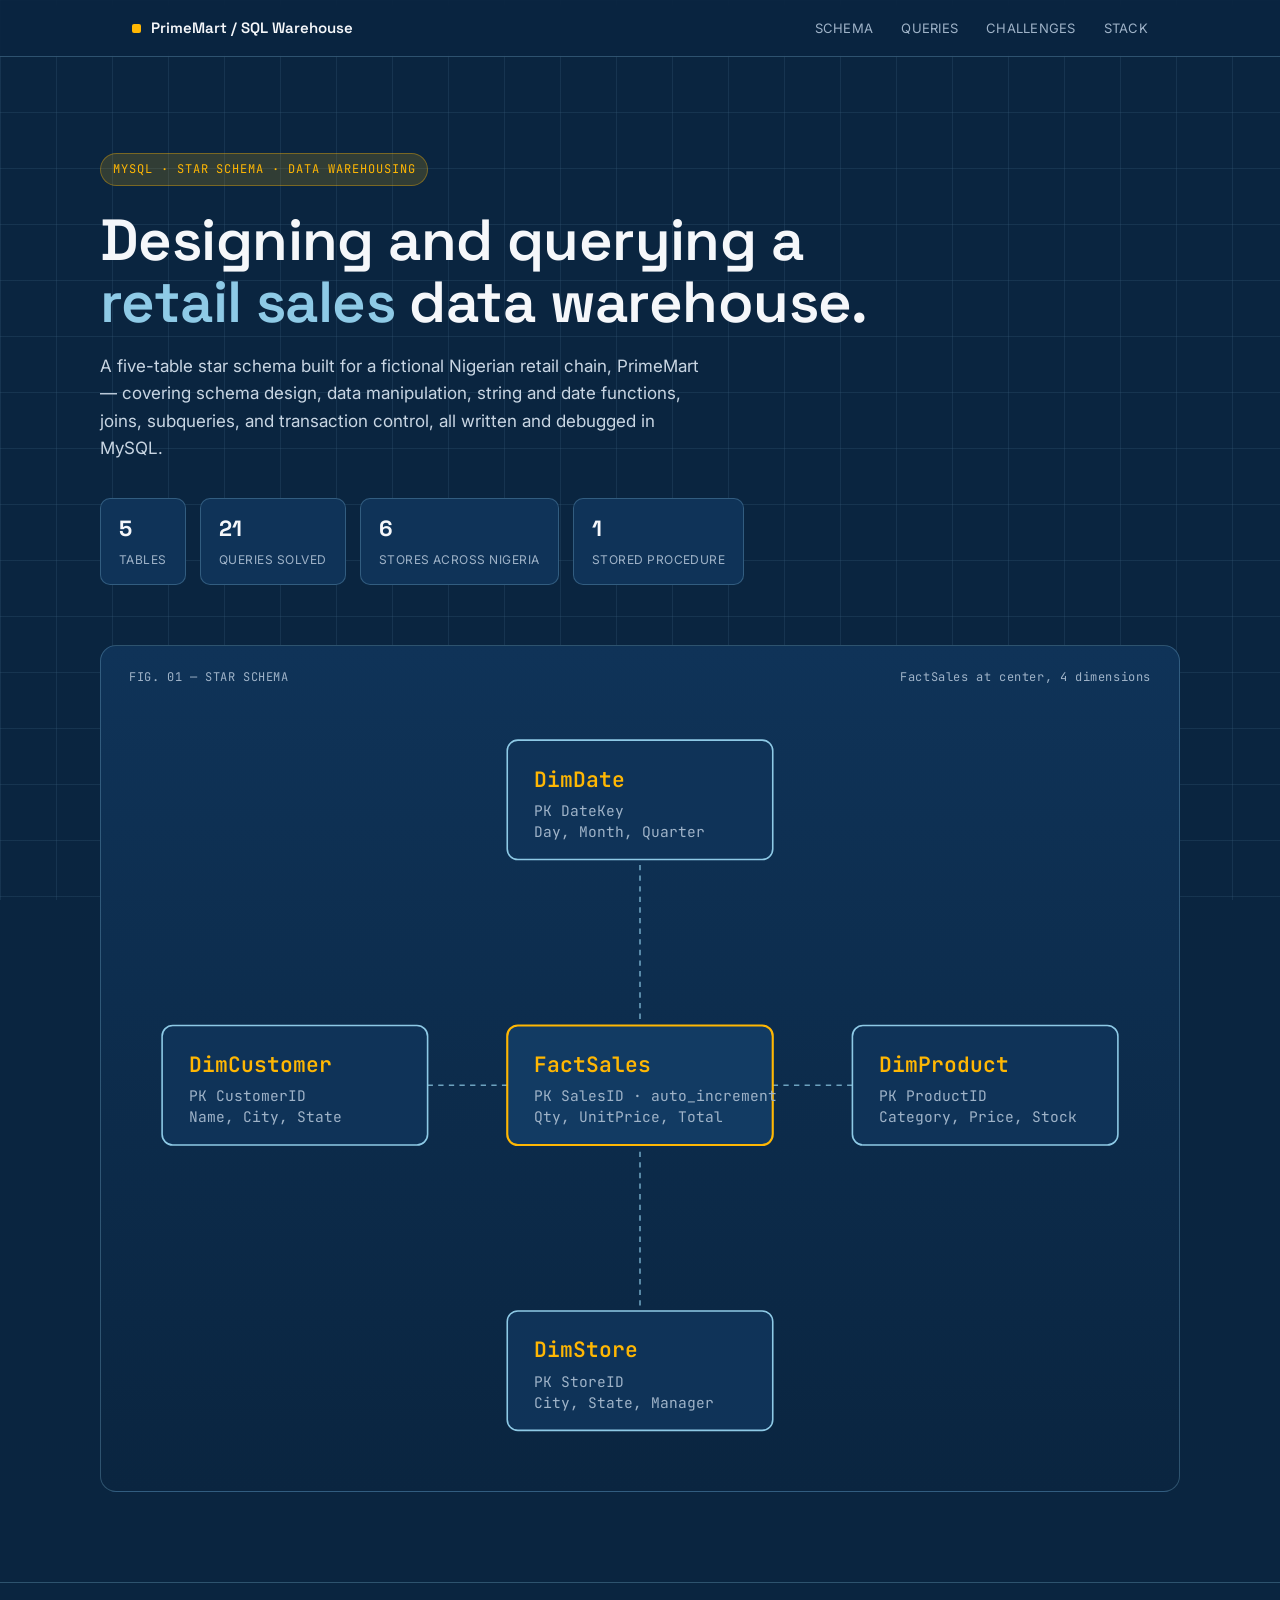
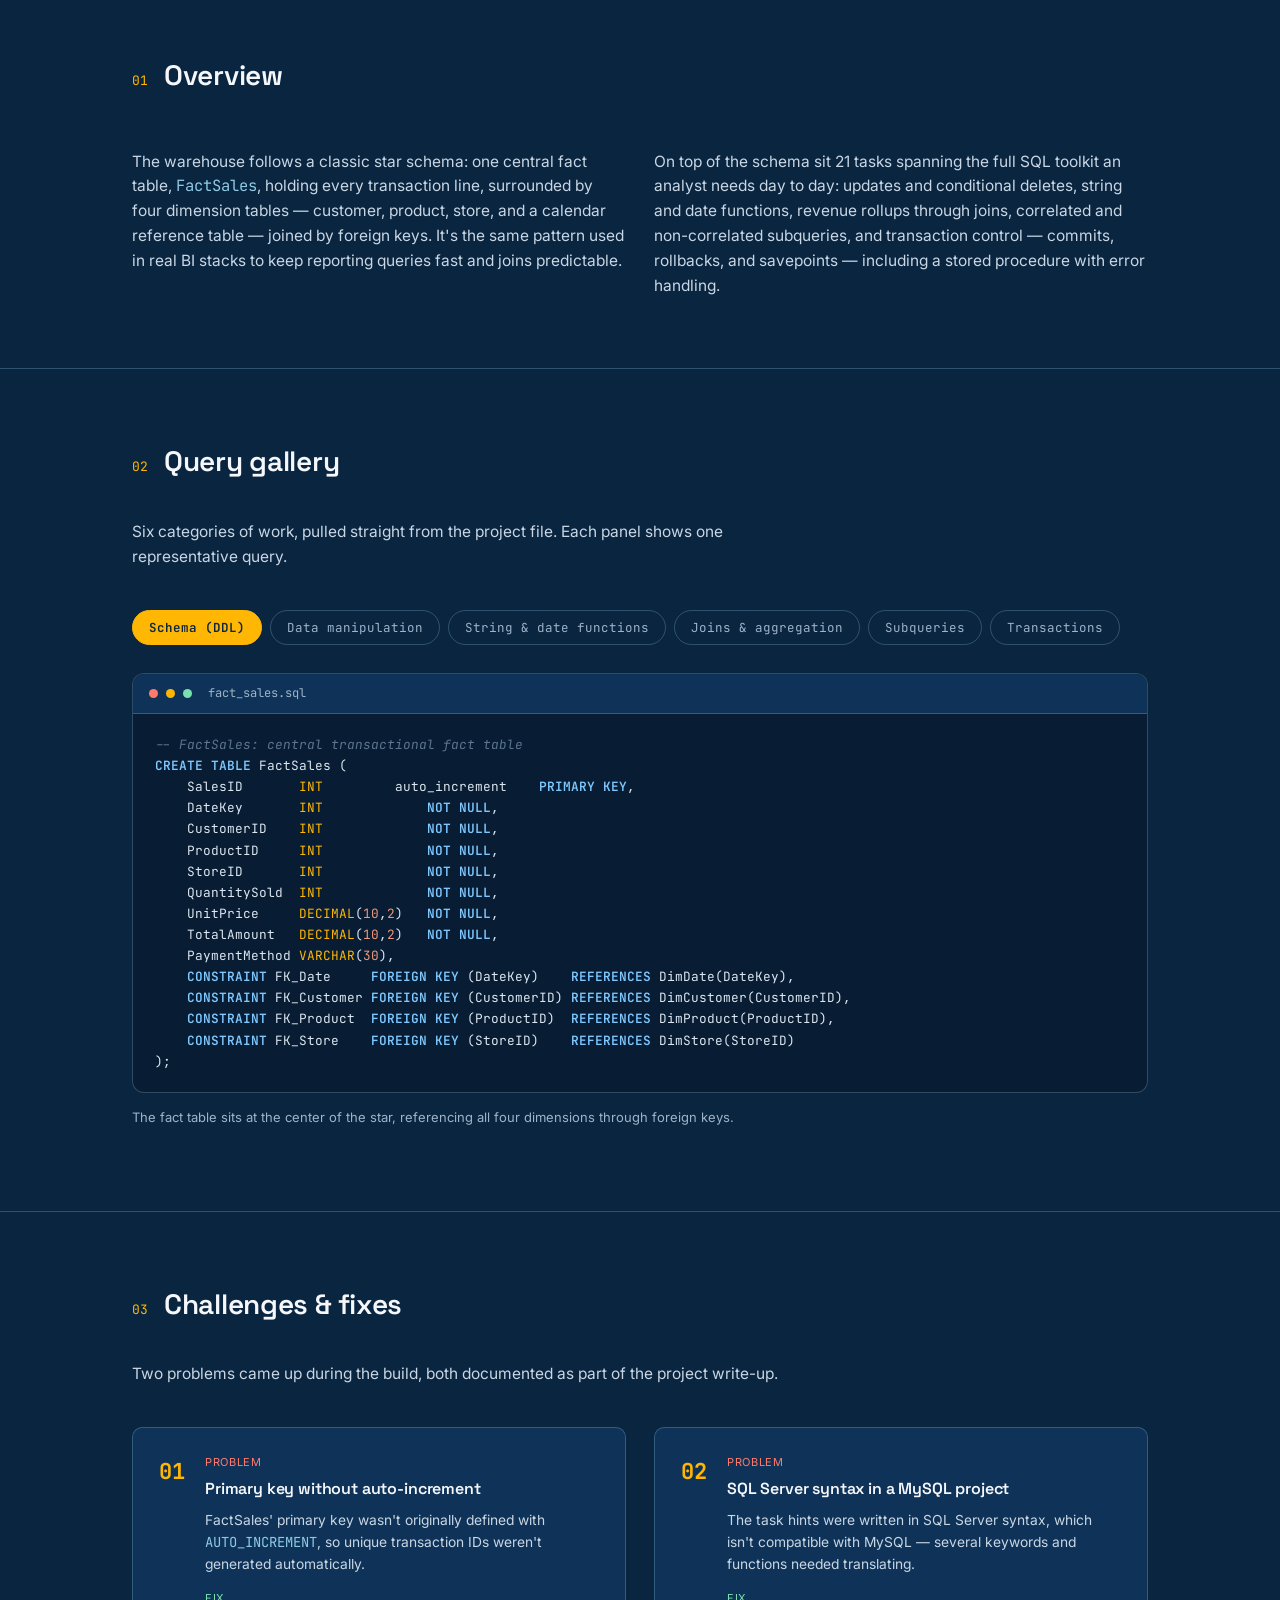
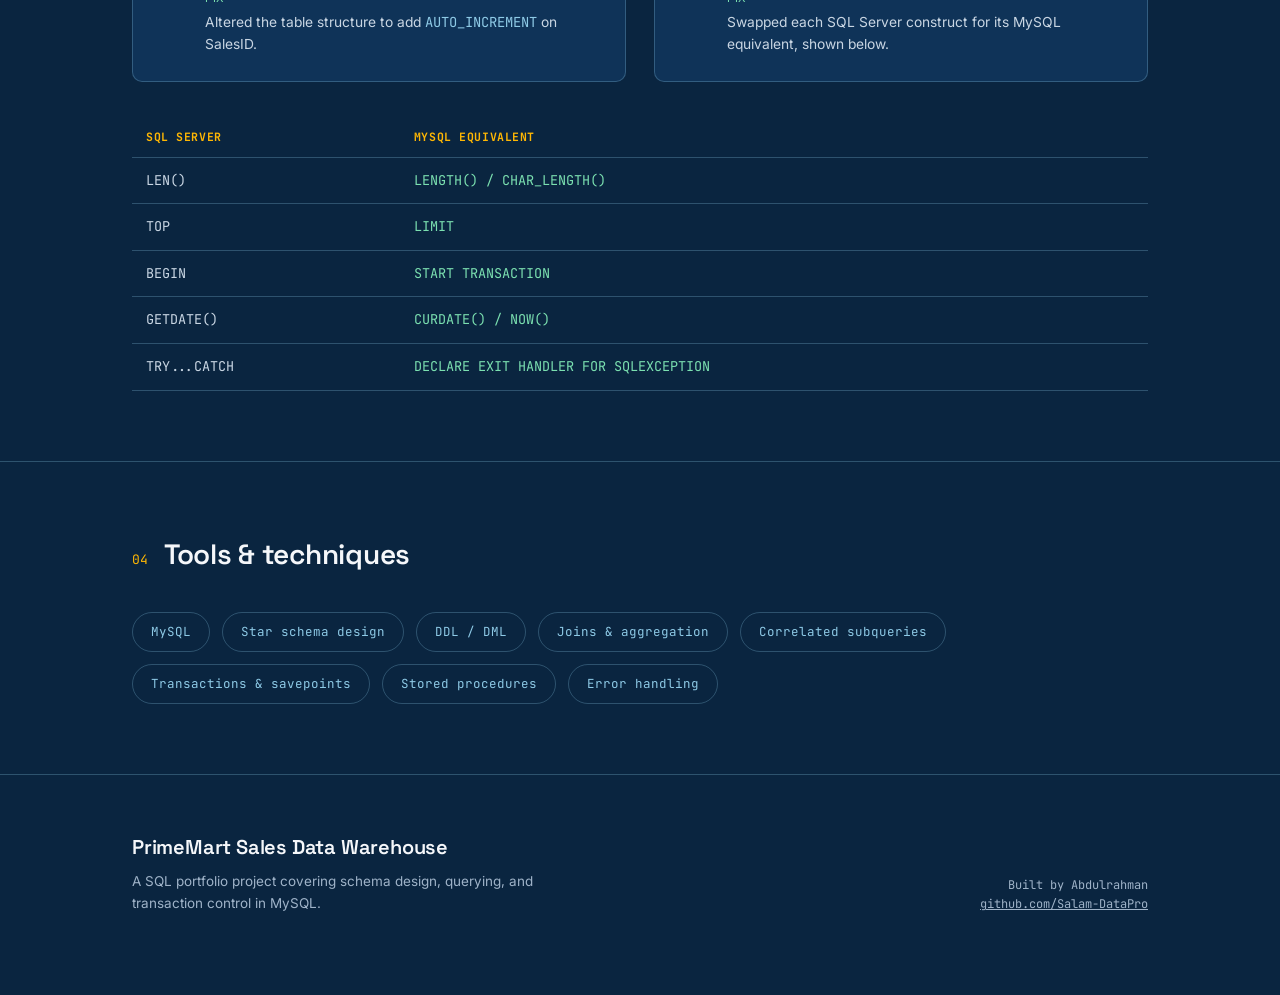
<file: project-sql-warehouse.html>
<!DOCTYPE html>
<html lang="en">
<head>
<meta charset="UTF-8">
<meta name="viewport" content="width=device-width, initial-scale=1.0">
<title>PrimeMart Sales Data Warehouse — SQL Project</title>
<link rel="preconnect" href="https://fonts.googleapis.com">
<link rel="preconnect" href="https://fonts.gstatic.com" crossorigin>
<link href="https://fonts.googleapis.com/css2?family=Space+Grotesk:wght@400;500;600;700&family=Inter:wght@400;500;600&family=JetBrains+Mono:wght@400;500;600&display=swap" rel="stylesheet">
<style>
  :root{
    --ink:#0A2540;
    --ink-2:#0F3358;
    --ink-3:#123B63;
    --line:#8ECAE6;
    --line-dim:rgba(142,202,230,0.28);
    --paper:#F5F7FA;
    --paper-dim:#C9D6E3;
    --amber:#FFB703;
    --amber-dim:rgba(255,183,3,0.16);
    --slate:#9FB3C8;
    --coral:#FF7A6B;
    --green:#7BE0B0;
    --radius:10px;
    --maxw:1080px;
  }
  *{box-sizing:border-box;}
  html{scroll-behavior:smooth;}
  body{
    margin:0;
    background:var(--ink);
    color:var(--paper);
    font-family:'Inter',sans-serif;
    line-height:1.6;
    -webkit-font-smoothing:antialiased;
  }
  body::before{
    content:"";
    position:fixed; inset:0;
    background-image:
      linear-gradient(var(--line-dim) 1px, transparent 1px),
      linear-gradient(90deg, var(--line-dim) 1px, transparent 1px);
    background-size:56px 56px;
    opacity:0.35;
    pointer-events:none;
    z-index:0;
  }
  .wrap{max-width:var(--maxw); margin:0 auto; padding:0 32px; position:relative; z-index:1;}
  h1,h2,h3{font-family:'Space Grotesk',sans-serif; font-weight:600; margin:0; letter-spacing:-0.01em;}
  code, .mono{font-family:'JetBrains Mono',monospace;}
  a{color:var(--amber);}

  /* NAV */
  header.nav{
    position:sticky; top:0; z-index:20;
    background:rgba(10,37,64,0.86);
    backdrop-filter:blur(8px);
    border-bottom:1px solid var(--line-dim);
  }
  .nav-inner{max-width:var(--maxw); margin:0 auto; padding:16px 32px; display:flex; align-items:center; justify-content:space-between;}
  .brand{display:flex; align-items:center; gap:10px; font-family:'Space Grotesk'; font-weight:600; font-size:15px; color:var(--paper);}
  .brand .dot{width:9px; height:9px; background:var(--amber); border-radius:2px; display:inline-block;}
  nav.links{display:flex; gap:28px;}
  nav.links a{color:var(--slate); text-decoration:none; font-size:13px; letter-spacing:0.02em; text-transform:uppercase;}
  nav.links a:hover{color:var(--amber);}
  @media (max-width:720px){ nav.links{display:none;} }

  /* HERO */
  .hero{padding:96px 0 40px;}
  .eyebrow{
    display:inline-flex; align-items:center; gap:8px;
    font-family:'JetBrains Mono'; font-size:12px; letter-spacing:0.08em;
    color:var(--amber); text-transform:uppercase;
    border:1px solid rgba(255,183,3,0.35); background:var(--amber-dim);
    padding:6px 12px; border-radius:100px; margin-bottom:24px;
  }
  .hero h1{font-size:clamp(36px,5.4vw,58px); line-height:1.06; max-width:820px;}
  .hero h1 em{font-style:normal; color:var(--line);}
  .hero p.sub{max-width:600px; color:var(--paper-dim); font-size:17px; margin-top:20px;}
  .stat-row{display:flex; gap:14px; flex-wrap:wrap; margin-top:36px;}
  .stat-chip{
    border:1px solid var(--line-dim); border-radius:var(--radius);
    padding:12px 18px; background:var(--ink-2);
  }
  .stat-chip .n{font-family:'Space Grotesk'; font-weight:700; font-size:22px; color:var(--paper); display:block;}
  .stat-chip .l{font-size:12px; color:var(--slate); text-transform:uppercase; letter-spacing:0.04em;}

  /* SCHEMA DIAGRAM */
  .schema-block{padding:20px 0 90px;}
  .schema-frame{
    border:1px solid var(--line-dim); border-radius:16px;
    background:linear-gradient(180deg, var(--ink-2), var(--ink));
    padding:8px; overflow:hidden;
  }
  .schema-caption{display:flex; justify-content:space-between; align-items:center; padding:14px 20px 0;}
  .schema-caption .tag{font-family:'JetBrains Mono'; font-size:12px; color:var(--slate); letter-spacing:0.05em;}
  svg.schema{width:100%; height:auto; display:block;}
  .tbl-name{font-family:'JetBrains Mono'; font-weight:600; fill:var(--amber); font-size:16px;}
  .tbl-sub{font-family:'JetBrains Mono'; fill:var(--slate); font-size:11px;}
  .tbl-rect{fill:var(--ink-2); stroke:var(--line); stroke-width:1.2;}
  .tbl-rect.fact{fill:var(--ink-3); stroke:var(--amber); stroke-width:1.6;}
  .rel-line{stroke:var(--line); stroke-width:1.2; stroke-dasharray:4 4; fill:none; opacity:0.75;}

  /* SECTIONS */
  section{padding:70px 0; border-top:1px solid var(--line-dim);}
  .section-head{display:flex; align-items:baseline; gap:16px; margin-bottom:36px;}
  .section-num{font-family:'JetBrains Mono'; color:var(--amber); font-size:13px;}
  .section-head h2{font-size:28px;}
  .lede{color:var(--paper-dim); max-width:680px; margin-bottom:40px; font-size:15.5px;}

  .grid-2{display:grid; grid-template-columns:1fr 1fr; gap:28px;}
  .grid-3{display:grid; grid-template-columns:repeat(3,1fr); gap:20px;}
  .grid-5{display:grid; grid-template-columns:repeat(5,1fr); gap:16px;}
  @media (max-width:900px){ .grid-2,.grid-3,.grid-5{grid-template-columns:1fr;} }

  .card{
    border:1px solid var(--line-dim); border-radius:var(--radius);
    background:var(--ink-2); padding:22px;
  }
  .card h3{font-size:15px; color:var(--paper); margin-bottom:6px;}
  .card p{color:var(--slate); font-size:13.5px; margin:0;}
  .table-card{padding:18px;}
  .table-card .th{display:flex; justify-content:space-between; align-items:center; margin-bottom:10px;}
  .table-card .th .mono{font-size:13.5px; color:var(--amber); font-weight:600;}
  .table-card .pk{font-size:10.5px; color:var(--ink); background:var(--line); padding:2px 6px; border-radius:4px; letter-spacing:0.04em;}
  .table-card ul{list-style:none; margin:0; padding:0;}
  .table-card li{font-family:'JetBrains Mono'; font-size:11.5px; color:var(--paper-dim); padding:3px 0; border-top:1px dashed var(--line-dim);}
  .table-card li:first-child{border-top:none;}

  /* QUERY GALLERY */
  .qtabs{display:flex; gap:8px; flex-wrap:wrap; margin-bottom:28px;}
  .qtab{
    font-family:'JetBrains Mono'; font-size:12.5px; color:var(--slate);
    border:1px solid var(--line-dim); border-radius:100px; padding:8px 16px;
    cursor:pointer; background:transparent; transition:all .15s ease;
  }
  .qtab.active{color:var(--ink); background:var(--amber); border-color:var(--amber); font-weight:600;}
  .qpanel{display:none;}
  .qpanel.active{display:block;}
  .console{
    border:1px solid var(--line-dim); border-radius:12px; overflow:hidden;
    background:#081d33;
  }
  .console-bar{display:flex; align-items:center; gap:8px; padding:10px 16px; border-bottom:1px solid var(--line-dim); background:var(--ink-2);}
  .console-bar .dot{width:9px; height:9px; border-radius:50%;}
  .console-bar .dot:nth-child(1){background:#FF7A6B;}
  .console-bar .dot:nth-child(2){background:#FFB703;}
  .console-bar .dot:nth-child(3){background:#7BE0B0;}
  .console-bar .fname{margin-left:8px; font-family:'JetBrains Mono'; font-size:12px; color:var(--slate);}
  pre.sql{margin:0; padding:20px 22px; overflow-x:auto; font-family:'JetBrains Mono'; font-size:12.8px; line-height:1.65; color:#DCE6F0;}
  .kw{color:#7EC8FF; font-weight:600;}
  .fn{color:#FFB703;}
  .str{color:#7BE0B0;}
  .cm{color:#5B7590; font-style:italic;}
  .num{color:#F0997B;}
  .q-note{color:var(--slate); font-size:13px; margin-top:14px; max-width:640px;}

  /* CHALLENGES */
  .challenge-card{border:1px solid var(--line-dim); border-radius:var(--radius); background:var(--ink-2); padding:26px; display:flex; gap:20px;}
  .challenge-card .idx{font-family:'JetBrains Mono'; color:var(--amber); font-size:22px; font-weight:700; flex-shrink:0;}
  .challenge-card h3{font-size:16px; margin-bottom:8px;}
  .challenge-card .label{font-size:11px; text-transform:uppercase; letter-spacing:0.06em; color:var(--coral); margin-bottom:4px;}
  .challenge-card .label.fix{color:var(--green);}
  .challenge-card p{color:var(--paper-dim); font-size:13.8px; margin:0 0 14px;}

  table.compat{width:100%; border-collapse:collapse; margin-top:36px; font-size:13.5px;}
  table.compat th{text-align:left; font-family:'JetBrains Mono'; color:var(--amber); font-size:11.5px; text-transform:uppercase; letter-spacing:0.05em; padding:10px 14px; border-bottom:1px solid var(--line-dim);}
  table.compat td{padding:12px 14px; border-bottom:1px solid var(--line-dim); font-family:'JetBrains Mono'; color:var(--paper-dim);}
  table.compat td.mysql{color:var(--green);}

  /* STACK */
  .stack-row{display:flex; gap:12px; flex-wrap:wrap;}
  .stack-pill{border:1px solid var(--line-dim); border-radius:100px; padding:9px 18px; font-family:'JetBrains Mono'; font-size:12.5px; color:var(--line);}

  footer{padding:56px 0 80px; border-top:1px solid var(--line-dim);}
  footer .foot-row{display:flex; justify-content:space-between; align-items:flex-end; flex-wrap:wrap; gap:24px;}
  footer h3{font-size:20px; margin-bottom:8px;}
  footer p{color:var(--slate); font-size:13.5px; margin:0; max-width:420px;}
  footer .meta{font-family:'JetBrains Mono'; font-size:12px; color:var(--slate); text-align:right;}

  .reveal{opacity:0; transform:translateY(14px); transition:opacity .6s ease, transform .6s ease;}
  .reveal.in{opacity:1; transform:translateY(0);}
  @media (prefers-reduced-motion: reduce){
    .reveal{opacity:1; transform:none; transition:none;}
    html{scroll-behavior:auto;}
  }
  ::selection{background:var(--amber); color:var(--ink);}
</style>
</head>
<body>

<header class="nav">
  <div class="nav-inner">
    <div class="brand"><span class="dot"></span>PrimeMart / SQL Warehouse</div>
    <nav class="links">
      <a href="#schema">Schema</a>
      <a href="#queries">Queries</a>
      <a href="#challenges">Challenges</a>
      <a href="#stack">Stack</a>
    </nav>
  </div>
</header>

<div class="wrap hero">
  <span class="eyebrow">MySQL &middot; Star Schema &middot; Data Warehousing</span>
  <h1>Designing and querying a<br><em>retail sales</em> data warehouse.</h1>
  <p class="sub">A five-table star schema built for a fictional Nigerian retail chain, PrimeMart — covering schema design, data manipulation, string and date functions, joins, subqueries, and transaction control, all written and debugged in MySQL.</p>
  <div class="stat-row">
    <div class="stat-chip"><span class="n">5</span><span class="l">Tables</span></div>
    <div class="stat-chip"><span class="n">21</span><span class="l">Queries solved</span></div>
    <div class="stat-chip"><span class="n">6</span><span class="l">Stores across Nigeria</span></div>
    <div class="stat-chip"><span class="n">1</span><span class="l">Stored procedure</span></div>
  </div>
</div>

<div class="wrap schema-block">
  <div class="schema-frame reveal" id="schema">
    <div class="schema-caption">
      <span class="tag">FIG. 01 — STAR SCHEMA</span>
      <span class="tag">FactSales at center, 4 dimensions</span>
    </div>
    <svg class="schema" viewBox="0 0 800 600" xmlns="http://www.w3.org/2000/svg">
      <line class="rel-line" x1="400" y1="250" x2="400" y2="130"/>
      <line class="rel-line" x1="300" y1="300" x2="180" y2="300"/>
      <line class="rel-line" x1="500" y1="300" x2="620" y2="300"/>
      <line class="rel-line" x1="400" y1="350" x2="400" y2="470"/>

      <rect class="tbl-rect" x="40" y="255" width="200" height="90" rx="8"/>
      <text class="tbl-name" x="60" y="290">DimCustomer</text>
      <text class="tbl-sub" x="60" y="312">PK CustomerID</text>
      <text class="tbl-sub" x="60" y="328">Name, City, State</text>

      <rect class="tbl-rect" x="300" y="40" width="200" height="90" rx="8"/>
      <text class="tbl-name" x="320" y="75">DimDate</text>
      <text class="tbl-sub" x="320" y="97">PK DateKey</text>
      <text class="tbl-sub" x="320" y="113">Day, Month, Quarter</text>

      <rect class="tbl-rect" x="560" y="255" width="200" height="90" rx="8"/>
      <text class="tbl-name" x="580" y="290">DimProduct</text>
      <text class="tbl-sub" x="580" y="312">PK ProductID</text>
      <text class="tbl-sub" x="580" y="328">Category, Price, Stock</text>

      <rect class="tbl-rect" x="300" y="470" width="200" height="90" rx="8"/>
      <text class="tbl-name" x="320" y="505">DimStore</text>
      <text class="tbl-sub" x="320" y="527">PK StoreID</text>
      <text class="tbl-sub" x="320" y="543">City, State, Manager</text>

      <rect class="tbl-rect fact" x="300" y="255" width="200" height="90" rx="8"/>
      <text class="tbl-name" x="320" y="290">FactSales</text>
      <text class="tbl-sub" x="320" y="312">PK SalesID &middot; auto_increment</text>
      <text class="tbl-sub" x="320" y="328">Qty, UnitPrice, Total</text>
    </svg>
  </div>
</div>

<section id="overview">
  <div class="wrap">
    <div class="section-head"><span class="section-num">01</span><h2>Overview</h2></div>
    <div class="grid-2">
      <p class="lede" style="margin-bottom:0;">The warehouse follows a classic star schema: one central fact table, <span class="mono" style="color:var(--line)">FactSales</span>, holding every transaction line, surrounded by four dimension tables — customer, product, store, and a calendar reference table — joined by foreign keys. It's the same pattern used in real BI stacks to keep reporting queries fast and joins predictable.</p>
      <p class="lede" style="margin-bottom:0;">On top of the schema sit 21 tasks spanning the full SQL toolkit an analyst needs day to day: updates and conditional deletes, string and date functions, revenue rollups through joins, correlated and non-correlated subqueries, and transaction control — commits, rollbacks, and savepoints — including a stored procedure with error handling.</p>
    </div>
  </div>
</section>

<section id="queries">
  <div class="wrap">
    <div class="section-head"><span class="section-num">02</span><h2>Query gallery</h2></div>
    <p class="lede">Six categories of work, pulled straight from the project file. Each panel shows one representative query.</p>

    <div class="qtabs">
      <button class="qtab active" data-tab="ddl">Schema (DDL)</button>
      <button class="qtab" data-tab="dml">Data manipulation</button>
      <button class="qtab" data-tab="func">String &amp; date functions</button>
      <button class="qtab" data-tab="join">Joins &amp; aggregation</button>
      <button class="qtab" data-tab="sub">Subqueries</button>
      <button class="qtab" data-tab="txn">Transactions</button>
    </div>

    <div class="qpanel active" data-panel="ddl">
      <div class="console"><div class="console-bar"><span class="dot"></span><span class="dot"></span><span class="dot"></span><span class="fname">fact_sales.sql</span></div>
      <pre class="sql"><span class="cm">-- FactSales: central transactional fact table</span>
<span class="kw">CREATE TABLE</span> FactSales (
    SalesID       <span class="fn">INT</span>         auto_increment    <span class="kw">PRIMARY KEY</span>,
    DateKey       <span class="fn">INT</span>             <span class="kw">NOT NULL</span>,
    CustomerID    <span class="fn">INT</span>             <span class="kw">NOT NULL</span>,
    ProductID     <span class="fn">INT</span>             <span class="kw">NOT NULL</span>,
    StoreID       <span class="fn">INT</span>             <span class="kw">NOT NULL</span>,
    QuantitySold  <span class="fn">INT</span>             <span class="kw">NOT NULL</span>,
    UnitPrice     <span class="fn">DECIMAL</span>(<span class="num">10</span>,<span class="num">2</span>)   <span class="kw">NOT NULL</span>,
    TotalAmount   <span class="fn">DECIMAL</span>(<span class="num">10</span>,<span class="num">2</span>)   <span class="kw">NOT NULL</span>,
    PaymentMethod <span class="fn">VARCHAR</span>(<span class="num">30</span>),
    <span class="kw">CONSTRAINT</span> FK_Date     <span class="kw">FOREIGN KEY</span> (DateKey)    <span class="kw">REFERENCES</span> DimDate(DateKey),
    <span class="kw">CONSTRAINT</span> FK_Customer <span class="kw">FOREIGN KEY</span> (CustomerID) <span class="kw">REFERENCES</span> DimCustomer(CustomerID),
    <span class="kw">CONSTRAINT</span> FK_Product  <span class="kw">FOREIGN KEY</span> (ProductID)  <span class="kw">REFERENCES</span> DimProduct(ProductID),
    <span class="kw">CONSTRAINT</span> FK_Store    <span class="kw">FOREIGN KEY</span> (StoreID)    <span class="kw">REFERENCES</span> DimStore(StoreID)
);</pre></div>
      <p class="q-note">The fact table sits at the center of the star, referencing all four dimensions through foreign keys.</p>
    </div>

    <div class="qpanel" data-panel="dml">
      <div class="console"><div class="console-bar"><span class="dot"></span><span class="dot"></span><span class="dot"></span><span class="fname">q3_delete_inactive_customer.sql</span></div>
      <pre class="sql"><span class="cm">-- Q3: Delete an inactive customer record</span>
<span class="kw">DELETE FROM</span> DimCustomer
<span class="kw">WHERE</span> CustomerID = <span class="num">4023</span>
<span class="kw">AND NOT EXISTS</span> (
    <span class="kw">SELECT</span> <span class="num">1</span>
    <span class="kw">FROM</span> FactSales s
    <span class="kw">WHERE</span> s.CustomerID = DimCustomer.CustomerID
);</pre></div>
      <p class="q-note">Only removes the customer if they have zero linked sales — a safety check against orphaning fact rows.</p>
    </div>

    <div class="qpanel" data-panel="func">
      <div class="console"><div class="console-bar"><span class="dot"></span><span class="dot"></span><span class="dot"></span><span class="fname">q5_sales_date_functions.sql</span></div>
      <pre class="sql"><span class="cm">-- Q5: Sales date functions</span>
<span class="kw">SELECT</span>
    <span class="fn">YEAR</span>(d.FullDate)      <span class="kw">AS</span> SaleYear,
    <span class="fn">MONTH</span>(d.FullDate)     <span class="kw">AS</span> MonthNumber,
    <span class="fn">MONTHNAME</span>(d.FullDate) <span class="kw">AS</span> MonthName,
    <span class="fn">DATEDIFF</span>(<span class="fn">CURDATE</span>(), d.FullDate) <span class="kw">AS</span> DaysSinceSale
<span class="kw">FROM</span> FactSales s
<span class="kw">JOIN</span> DimDate d
    <span class="kw">ON</span> s.DateKey = d.DateKey;</pre></div>
      <p class="q-note">Also covers string work — <span class="mono">UPPER()</span>, <span class="mono">LEFT()</span>, <span class="mono">RIGHT()</span>, <span class="mono">LENGTH()</span> — on customer names in Q4.</p>
    </div>

    <div class="qpanel" data-panel="join">
      <div class="console"><div class="console-bar"><span class="dot"></span><span class="dot"></span><span class="dot"></span><span class="fname">q7_monthly_sales.sql</span></div>
      <pre class="sql"><span class="cm">-- Q7: Monthly sales via join</span>
<span class="kw">SELECT</span>
    d.YearNumber  <span class="kw">AS</span> SalesYear,
    d.MonthNumber <span class="kw">AS</span> SalesMonth,
    d.MonthName   <span class="kw">AS</span> MonthName,
    <span class="fn">SUM</span>(s.TotalAmount) <span class="kw">AS</span> TotalSales
<span class="kw">FROM</span> FactSales s
<span class="kw">JOIN</span> DimDate d
    <span class="kw">ON</span> s.DateKey = d.DateKey
<span class="kw">GROUP BY</span>
    d.YearNumber, d.MonthNumber, d.MonthName
<span class="kw">ORDER BY</span>
    d.YearNumber, d.MonthNumber;</pre></div>
      <p class="q-note">The same pattern powers per-store and per-product revenue rankings (Q6, Q9, Q12).</p>
    </div>

    <div class="qpanel" data-panel="sub">
      <div class="console"><div class="console-bar"><span class="dot"></span><span class="dot"></span><span class="dot"></span><span class="fname">q14_top_product_subquery.sql</span></div>
      <pre class="sql"><span class="cm">-- Q14: Product with the highest total revenue, via subquery</span>
<span class="kw">SELECT</span>
    p.ProductName <span class="kw">AS</span> ProductName,
    <span class="fn">SUM</span>(s.TotalAmount) <span class="kw">AS</span> TotalRevenue
<span class="kw">FROM</span> FactSales s
<span class="kw">JOIN</span> DimProduct p
    <span class="kw">ON</span> s.ProductID = p.ProductID
<span class="kw">WHERE</span> s.ProductID = (
    <span class="kw">SELECT</span> ProductID
    <span class="kw">FROM</span> FactSales
    <span class="kw">GROUP BY</span> ProductID
    <span class="kw">ORDER BY</span> <span class="fn">SUM</span>(TotalAmount) <span class="kw">DESC</span>
    <span class="kw">LIMIT</span> <span class="num">1</span>
)
<span class="kw">GROUP BY</span> p.ProductName;</pre></div>
      <p class="q-note">Q15 pairs this with a correlated subquery, counting each store's transactions inline against <span class="mono" style="color:var(--line)">DimStore</span>.</p>
    </div>

    <div class="qpanel" data-panel="txn">
      <div class="console"><div class="console-bar"><span class="dot"></span><span class="dot"></span><span class="dot"></span><span class="fname">q19_savepoint_rollback.sql</span></div>
      <pre class="sql"><span class="cm">-- Q19: Partial rollback using a savepoint</span>
<span class="kw">START TRANSACTION</span>;

<span class="kw">DELETE FROM</span> DimStore <span class="kw">WHERE</span> StoreName = <span class="str">'Store A'</span>;

<span class="kw">SAVEPOINT</span> mySavepoint;

<span class="kw">DELETE FROM</span> DimStore <span class="kw">WHERE</span> StoreName = <span class="str">'Store B'</span>;

<span class="cm">-- undo only the Store B deletion</span>
<span class="kw">ROLLBACK TO SAVEPOINT</span> mySavepoint;

<span class="kw">COMMIT</span>;</pre></div>
      <p class="q-note">Q17 rolls back a full price update; Q18 wraps an insert pair in a stored procedure with an exit handler that rolls back on any SQL exception.</p>
    </div>
  </div>
</section>

<section id="challenges">
  <div class="wrap">
    <div class="section-head"><span class="section-num">03</span><h2>Challenges &amp; fixes</h2></div>
    <p class="lede">Two problems came up during the build, both documented as part of the project write-up.</p>
    <div class="grid-2">
      <div class="challenge-card reveal">
        <span class="idx">01</span>
        <div>
          <div class="label">Problem</div>
          <h3>Primary key without auto-increment</h3>
          <p>FactSales' primary key wasn't originally defined with <span class="mono" style="color:var(--line)">AUTO_INCREMENT</span>, so unique transaction IDs weren't generated automatically.</p>
          <div class="label fix">Fix</div>
          <p style="margin:0;">Altered the table structure to add <span class="mono" style="color:var(--line)">AUTO_INCREMENT</span> on SalesID.</p>
        </div>
      </div>
      <div class="challenge-card reveal">
        <span class="idx">02</span>
        <div>
          <div class="label">Problem</div>
          <h3>SQL Server syntax in a MySQL project</h3>
          <p>The task hints were written in SQL Server syntax, which isn't compatible with MySQL — several keywords and functions needed translating.</p>
          <div class="label fix">Fix</div>
          <p style="margin:0;">Swapped each SQL Server construct for its MySQL equivalent, shown below.</p>
        </div>
      </div>
    </div>

    <table class="compat">
      <tr><th>SQL Server</th><th>MySQL equivalent</th></tr>
      <tr><td>LEN()</td><td class="mysql">LENGTH() / CHAR_LENGTH()</td></tr>
      <tr><td>TOP</td><td class="mysql">LIMIT</td></tr>
      <tr><td>BEGIN</td><td class="mysql">START TRANSACTION</td></tr>
      <tr><td>GETDATE()</td><td class="mysql">CURDATE() / NOW()</td></tr>
      <tr><td>TRY...CATCH</td><td class="mysql">DECLARE EXIT HANDLER FOR SQLEXCEPTION</td></tr>
    </table>
  </div>
</section>

<section id="stack">
  <div class="wrap">
    <div class="section-head"><span class="section-num">04</span><h2>Tools &amp; techniques</h2></div>
    <div class="stack-row">
      <span class="stack-pill">MySQL</span>
      <span class="stack-pill">Star schema design</span>
      <span class="stack-pill">DDL / DML</span>
      <span class="stack-pill">Joins &amp; aggregation</span>
      <span class="stack-pill">Correlated subqueries</span>
      <span class="stack-pill">Transactions &amp; savepoints</span>
      <span class="stack-pill">Stored procedures</span>
      <span class="stack-pill">Error handling</span>
    </div>
  </div>
</section>

<footer>
  <div class="wrap foot-row">
    <div>
      <h3>PrimeMart Sales Data Warehouse</h3>
      <p>A SQL portfolio project covering schema design, querying, and transaction control in MySQL.</p>
    </div>
    <div class="meta">
      Built by Abdulrahman<br>
      <a href="#" style="color:var(--slate);">github.com/Salam-DataPro</a>
    </div>
  </div>
</footer>

<script>
  document.querySelectorAll('.qtab').forEach(function(tab){
    tab.addEventListener('click', function(){
      var target = tab.getAttribute('data-tab');
      document.querySelectorAll('.qtab').forEach(function(t){t.classList.remove('active');});
      document.querySelectorAll('.qpanel').forEach(function(p){p.classList.remove('active');});
      tab.classList.add('active');
      document.querySelector('.qpanel[data-panel="'+target+'"]').classList.add('active');
    });
  });

  var reveals = document.querySelectorAll('.reveal');
  if('IntersectionObserver' in window){
    var io = new IntersectionObserver(function(entries){
      entries.forEach(function(e){
        if(e.isIntersecting){ e.target.classList.add('in'); io.unobserve(e.target); }
      });
    }, {threshold:0.15});
    reveals.forEach(function(el){ io.observe(el); });
  } else {
    reveals.forEach(function(el){ el.classList.add('in'); });
  }
</script>

</body>
</html>
</file>
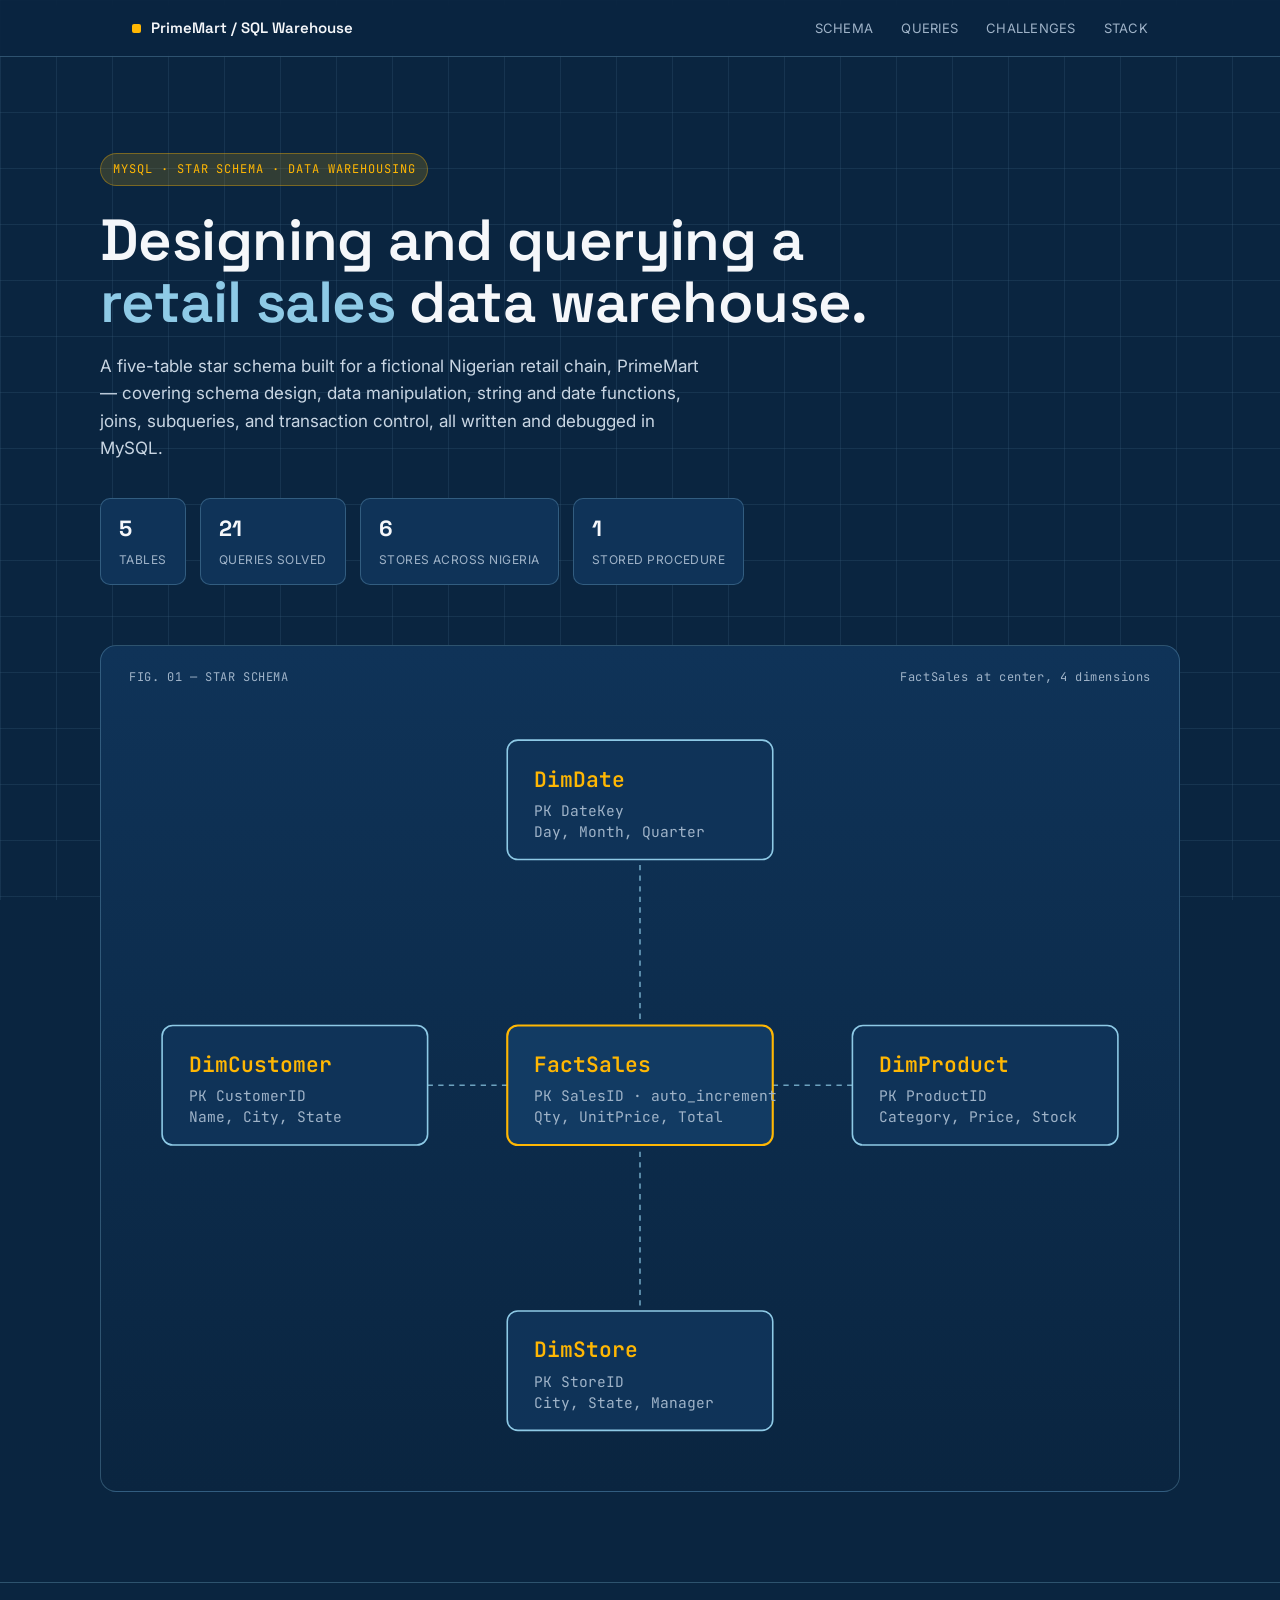
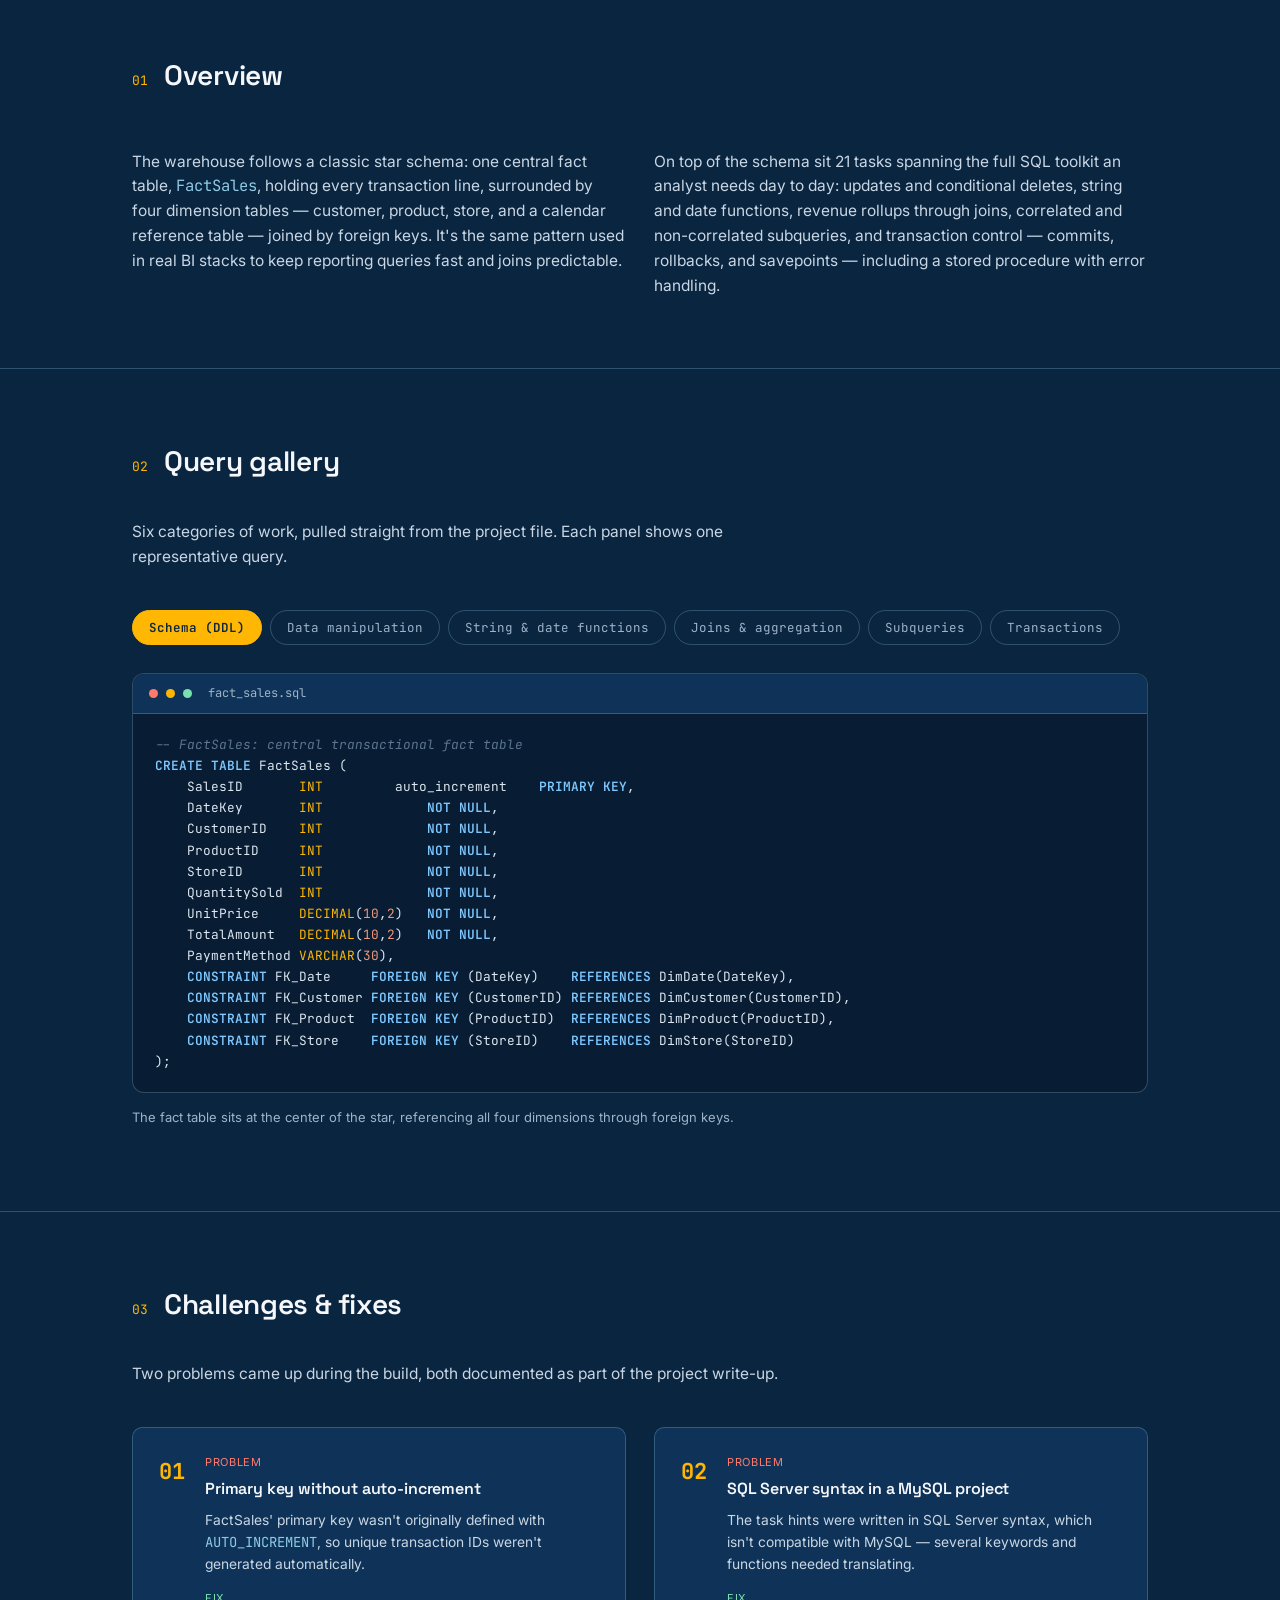
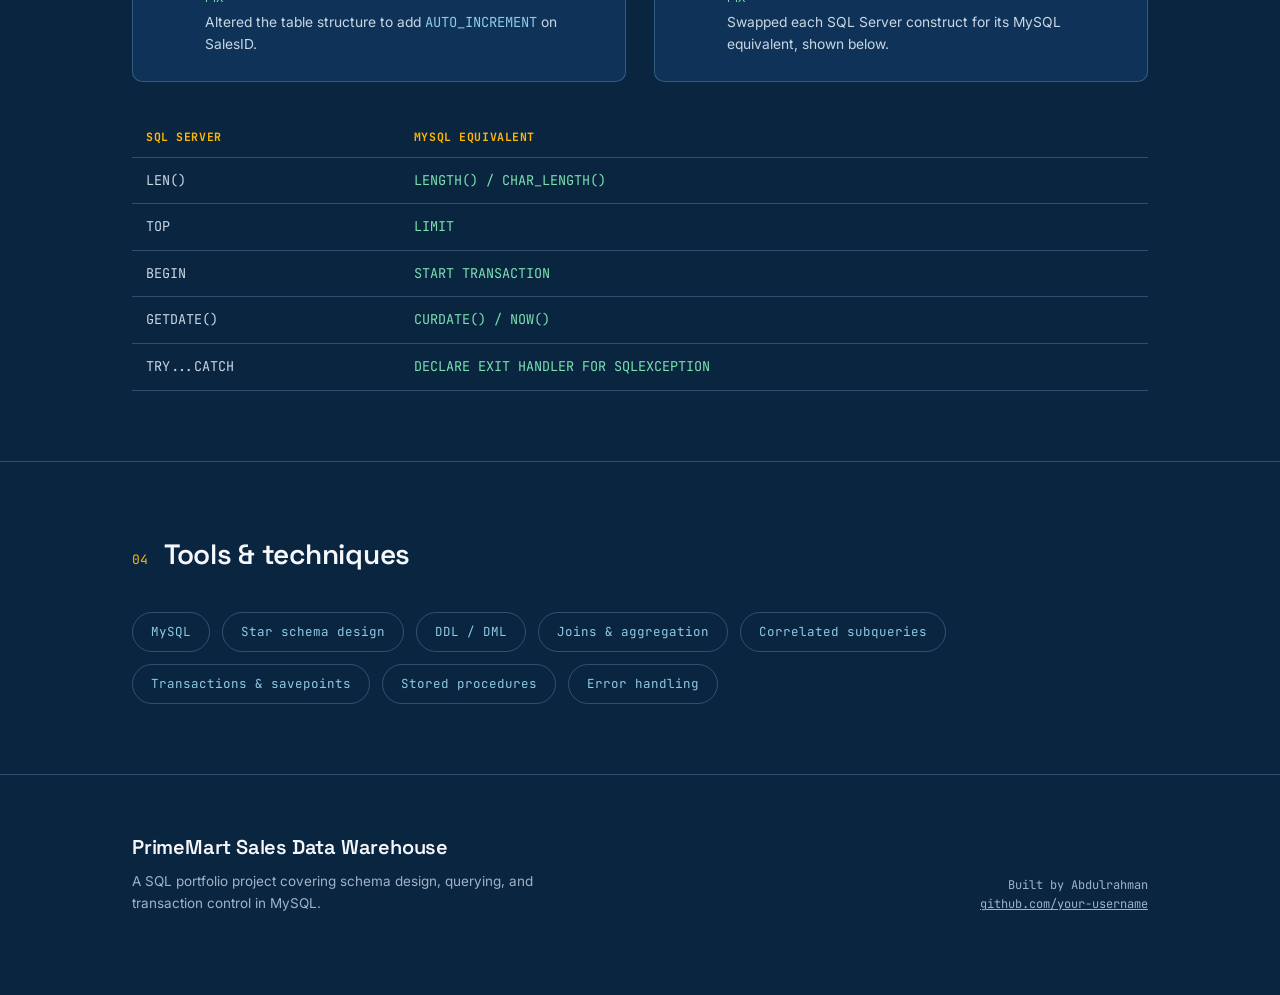
<file: sql_proj.html>
<!DOCTYPE html>
<html lang="en">
<head>
<meta charset="UTF-8">
<meta name="viewport" content="width=device-width, initial-scale=1.0">
<title>PrimeMart Sales Data Warehouse — SQL Project</title>
<link rel="preconnect" href="https://fonts.googleapis.com">
<link rel="preconnect" href="https://fonts.gstatic.com" crossorigin>
<link href="https://fonts.googleapis.com/css2?family=Space+Grotesk:wght@400;500;600;700&family=Inter:wght@400;500;600&family=JetBrains+Mono:wght@400;500;600&display=swap" rel="stylesheet">
<style>
  :root{
    --ink:#0A2540;
    --ink-2:#0F3358;
    --ink-3:#123B63;
    --line:#8ECAE6;
    --line-dim:rgba(142,202,230,0.28);
    --paper:#F5F7FA;
    --paper-dim:#C9D6E3;
    --amber:#FFB703;
    --amber-dim:rgba(255,183,3,0.16);
    --slate:#9FB3C8;
    --coral:#FF7A6B;
    --green:#7BE0B0;
    --radius:10px;
    --maxw:1080px;
  }
  *{box-sizing:border-box;}
  html{scroll-behavior:smooth;}
  body{
    margin:0;
    background:var(--ink);
    color:var(--paper);
    font-family:'Inter',sans-serif;
    line-height:1.6;
    -webkit-font-smoothing:antialiased;
  }
  body::before{
    content:"";
    position:fixed; inset:0;
    background-image:
      linear-gradient(var(--line-dim) 1px, transparent 1px),
      linear-gradient(90deg, var(--line-dim) 1px, transparent 1px);
    background-size:56px 56px;
    opacity:0.35;
    pointer-events:none;
    z-index:0;
  }
  .wrap{max-width:var(--maxw); margin:0 auto; padding:0 32px; position:relative; z-index:1;}
  h1,h2,h3{font-family:'Space Grotesk',sans-serif; font-weight:600; margin:0; letter-spacing:-0.01em;}
  code, .mono{font-family:'JetBrains Mono',monospace;}
  a{color:var(--amber);}

  /* NAV */
  header.nav{
    position:sticky; top:0; z-index:20;
    background:rgba(10,37,64,0.86);
    backdrop-filter:blur(8px);
    border-bottom:1px solid var(--line-dim);
  }
  .nav-inner{max-width:var(--maxw); margin:0 auto; padding:16px 32px; display:flex; align-items:center; justify-content:space-between;}
  .brand{display:flex; align-items:center; gap:10px; font-family:'Space Grotesk'; font-weight:600; font-size:15px; color:var(--paper);}
  .brand .dot{width:9px; height:9px; background:var(--amber); border-radius:2px; display:inline-block;}
  nav.links{display:flex; gap:28px;}
  nav.links a{color:var(--slate); text-decoration:none; font-size:13px; letter-spacing:0.02em; text-transform:uppercase;}
  nav.links a:hover{color:var(--amber);}
  @media (max-width:720px){ nav.links{display:none;} }

  /* HERO */
  .hero{padding:96px 0 40px;}
  .eyebrow{
    display:inline-flex; align-items:center; gap:8px;
    font-family:'JetBrains Mono'; font-size:12px; letter-spacing:0.08em;
    color:var(--amber); text-transform:uppercase;
    border:1px solid rgba(255,183,3,0.35); background:var(--amber-dim);
    padding:6px 12px; border-radius:100px; margin-bottom:24px;
  }
  .hero h1{font-size:clamp(36px,5.4vw,58px); line-height:1.06; max-width:820px;}
  .hero h1 em{font-style:normal; color:var(--line);}
  .hero p.sub{max-width:600px; color:var(--paper-dim); font-size:17px; margin-top:20px;}
  .stat-row{display:flex; gap:14px; flex-wrap:wrap; margin-top:36px;}
  .stat-chip{
    border:1px solid var(--line-dim); border-radius:var(--radius);
    padding:12px 18px; background:var(--ink-2);
  }
  .stat-chip .n{font-family:'Space Grotesk'; font-weight:700; font-size:22px; color:var(--paper); display:block;}
  .stat-chip .l{font-size:12px; color:var(--slate); text-transform:uppercase; letter-spacing:0.04em;}

  /* SCHEMA DIAGRAM */
  .schema-block{padding:20px 0 90px;}
  .schema-frame{
    border:1px solid var(--line-dim); border-radius:16px;
    background:linear-gradient(180deg, var(--ink-2), var(--ink));
    padding:8px; overflow:hidden;
  }
  .schema-caption{display:flex; justify-content:space-between; align-items:center; padding:14px 20px 0;}
  .schema-caption .tag{font-family:'JetBrains Mono'; font-size:12px; color:var(--slate); letter-spacing:0.05em;}
  svg.schema{width:100%; height:auto; display:block;}
  .tbl-name{font-family:'JetBrains Mono'; font-weight:600; fill:var(--amber); font-size:16px;}
  .tbl-sub{font-family:'JetBrains Mono'; fill:var(--slate); font-size:11px;}
  .tbl-rect{fill:var(--ink-2); stroke:var(--line); stroke-width:1.2;}
  .tbl-rect.fact{fill:var(--ink-3); stroke:var(--amber); stroke-width:1.6;}
  .rel-line{stroke:var(--line); stroke-width:1.2; stroke-dasharray:4 4; fill:none; opacity:0.75;}

  /* SECTIONS */
  section{padding:70px 0; border-top:1px solid var(--line-dim);}
  .section-head{display:flex; align-items:baseline; gap:16px; margin-bottom:36px;}
  .section-num{font-family:'JetBrains Mono'; color:var(--amber); font-size:13px;}
  .section-head h2{font-size:28px;}
  .lede{color:var(--paper-dim); max-width:680px; margin-bottom:40px; font-size:15.5px;}

  .grid-2{display:grid; grid-template-columns:1fr 1fr; gap:28px;}
  .grid-3{display:grid; grid-template-columns:repeat(3,1fr); gap:20px;}
  .grid-5{display:grid; grid-template-columns:repeat(5,1fr); gap:16px;}
  @media (max-width:900px){ .grid-2,.grid-3,.grid-5{grid-template-columns:1fr;} }

  .card{
    border:1px solid var(--line-dim); border-radius:var(--radius);
    background:var(--ink-2); padding:22px;
  }
  .card h3{font-size:15px; color:var(--paper); margin-bottom:6px;}
  .card p{color:var(--slate); font-size:13.5px; margin:0;}
  .table-card{padding:18px;}
  .table-card .th{display:flex; justify-content:space-between; align-items:center; margin-bottom:10px;}
  .table-card .th .mono{font-size:13.5px; color:var(--amber); font-weight:600;}
  .table-card .pk{font-size:10.5px; color:var(--ink); background:var(--line); padding:2px 6px; border-radius:4px; letter-spacing:0.04em;}
  .table-card ul{list-style:none; margin:0; padding:0;}
  .table-card li{font-family:'JetBrains Mono'; font-size:11.5px; color:var(--paper-dim); padding:3px 0; border-top:1px dashed var(--line-dim);}
  .table-card li:first-child{border-top:none;}

  /* QUERY GALLERY */
  .qtabs{display:flex; gap:8px; flex-wrap:wrap; margin-bottom:28px;}
  .qtab{
    font-family:'JetBrains Mono'; font-size:12.5px; color:var(--slate);
    border:1px solid var(--line-dim); border-radius:100px; padding:8px 16px;
    cursor:pointer; background:transparent; transition:all .15s ease;
  }
  .qtab.active{color:var(--ink); background:var(--amber); border-color:var(--amber); font-weight:600;}
  .qpanel{display:none;}
  .qpanel.active{display:block;}
  .console{
    border:1px solid var(--line-dim); border-radius:12px; overflow:hidden;
    background:#081d33;
  }
  .console-bar{display:flex; align-items:center; gap:8px; padding:10px 16px; border-bottom:1px solid var(--line-dim); background:var(--ink-2);}
  .console-bar .dot{width:9px; height:9px; border-radius:50%;}
  .console-bar .dot:nth-child(1){background:#FF7A6B;}
  .console-bar .dot:nth-child(2){background:#FFB703;}
  .console-bar .dot:nth-child(3){background:#7BE0B0;}
  .console-bar .fname{margin-left:8px; font-family:'JetBrains Mono'; font-size:12px; color:var(--slate);}
  pre.sql{margin:0; padding:20px 22px; overflow-x:auto; font-family:'JetBrains Mono'; font-size:12.8px; line-height:1.65; color:#DCE6F0;}
  .kw{color:#7EC8FF; font-weight:600;}
  .fn{color:#FFB703;}
  .str{color:#7BE0B0;}
  .cm{color:#5B7590; font-style:italic;}
  .num{color:#F0997B;}
  .q-note{color:var(--slate); font-size:13px; margin-top:14px; max-width:640px;}

  /* CHALLENGES */
  .challenge-card{border:1px solid var(--line-dim); border-radius:var(--radius); background:var(--ink-2); padding:26px; display:flex; gap:20px;}
  .challenge-card .idx{font-family:'JetBrains Mono'; color:var(--amber); font-size:22px; font-weight:700; flex-shrink:0;}
  .challenge-card h3{font-size:16px; margin-bottom:8px;}
  .challenge-card .label{font-size:11px; text-transform:uppercase; letter-spacing:0.06em; color:var(--coral); margin-bottom:4px;}
  .challenge-card .label.fix{color:var(--green);}
  .challenge-card p{color:var(--paper-dim); font-size:13.8px; margin:0 0 14px;}

  table.compat{width:100%; border-collapse:collapse; margin-top:36px; font-size:13.5px;}
  table.compat th{text-align:left; font-family:'JetBrains Mono'; color:var(--amber); font-size:11.5px; text-transform:uppercase; letter-spacing:0.05em; padding:10px 14px; border-bottom:1px solid var(--line-dim);}
  table.compat td{padding:12px 14px; border-bottom:1px solid var(--line-dim); font-family:'JetBrains Mono'; color:var(--paper-dim);}
  table.compat td.mysql{color:var(--green);}

  /* STACK */
  .stack-row{display:flex; gap:12px; flex-wrap:wrap;}
  .stack-pill{border:1px solid var(--line-dim); border-radius:100px; padding:9px 18px; font-family:'JetBrains Mono'; font-size:12.5px; color:var(--line);}

  footer{padding:56px 0 80px; border-top:1px solid var(--line-dim);}
  footer .foot-row{display:flex; justify-content:space-between; align-items:flex-end; flex-wrap:wrap; gap:24px;}
  footer h3{font-size:20px; margin-bottom:8px;}
  footer p{color:var(--slate); font-size:13.5px; margin:0; max-width:420px;}
  footer .meta{font-family:'JetBrains Mono'; font-size:12px; color:var(--slate); text-align:right;}

  .reveal{opacity:0; transform:translateY(14px); transition:opacity .6s ease, transform .6s ease;}
  .reveal.in{opacity:1; transform:translateY(0);}
  @media (prefers-reduced-motion: reduce){
    .reveal{opacity:1; transform:none; transition:none;}
    html{scroll-behavior:auto;}
  }
  ::selection{background:var(--amber); color:var(--ink);}
</style>
</head>
<body>

<header class="nav">
  <div class="nav-inner">
    <div class="brand"><span class="dot"></span>PrimeMart / SQL Warehouse</div>
    <nav class="links">
      <a href="#schema">Schema</a>
      <a href="#queries">Queries</a>
      <a href="#challenges">Challenges</a>
      <a href="#stack">Stack</a>
    </nav>
  </div>
</header>

<div class="wrap hero">
  <span class="eyebrow">MySQL &middot; Star Schema &middot; Data Warehousing</span>
  <h1>Designing and querying a<br><em>retail sales</em> data warehouse.</h1>
  <p class="sub">A five-table star schema built for a fictional Nigerian retail chain, PrimeMart — covering schema design, data manipulation, string and date functions, joins, subqueries, and transaction control, all written and debugged in MySQL.</p>
  <div class="stat-row">
    <div class="stat-chip"><span class="n">5</span><span class="l">Tables</span></div>
    <div class="stat-chip"><span class="n">21</span><span class="l">Queries solved</span></div>
    <div class="stat-chip"><span class="n">6</span><span class="l">Stores across Nigeria</span></div>
    <div class="stat-chip"><span class="n">1</span><span class="l">Stored procedure</span></div>
  </div>
</div>

<div class="wrap schema-block">
  <div class="schema-frame reveal" id="schema">
    <div class="schema-caption">
      <span class="tag">FIG. 01 — STAR SCHEMA</span>
      <span class="tag">FactSales at center, 4 dimensions</span>
    </div>
    <svg class="schema" viewBox="0 0 800 600" xmlns="http://www.w3.org/2000/svg">
      <line class="rel-line" x1="400" y1="250" x2="400" y2="130"/>
      <line class="rel-line" x1="300" y1="300" x2="180" y2="300"/>
      <line class="rel-line" x1="500" y1="300" x2="620" y2="300"/>
      <line class="rel-line" x1="400" y1="350" x2="400" y2="470"/>

      <rect class="tbl-rect" x="40" y="255" width="200" height="90" rx="8"/>
      <text class="tbl-name" x="60" y="290">DimCustomer</text>
      <text class="tbl-sub" x="60" y="312">PK CustomerID</text>
      <text class="tbl-sub" x="60" y="328">Name, City, State</text>

      <rect class="tbl-rect" x="300" y="40" width="200" height="90" rx="8"/>
      <text class="tbl-name" x="320" y="75">DimDate</text>
      <text class="tbl-sub" x="320" y="97">PK DateKey</text>
      <text class="tbl-sub" x="320" y="113">Day, Month, Quarter</text>

      <rect class="tbl-rect" x="560" y="255" width="200" height="90" rx="8"/>
      <text class="tbl-name" x="580" y="290">DimProduct</text>
      <text class="tbl-sub" x="580" y="312">PK ProductID</text>
      <text class="tbl-sub" x="580" y="328">Category, Price, Stock</text>

      <rect class="tbl-rect" x="300" y="470" width="200" height="90" rx="8"/>
      <text class="tbl-name" x="320" y="505">DimStore</text>
      <text class="tbl-sub" x="320" y="527">PK StoreID</text>
      <text class="tbl-sub" x="320" y="543">City, State, Manager</text>

      <rect class="tbl-rect fact" x="300" y="255" width="200" height="90" rx="8"/>
      <text class="tbl-name" x="320" y="290">FactSales</text>
      <text class="tbl-sub" x="320" y="312">PK SalesID &middot; auto_increment</text>
      <text class="tbl-sub" x="320" y="328">Qty, UnitPrice, Total</text>
    </svg>
  </div>
</div>

<section id="overview">
  <div class="wrap">
    <div class="section-head"><span class="section-num">01</span><h2>Overview</h2></div>
    <div class="grid-2">
      <p class="lede" style="margin-bottom:0;">The warehouse follows a classic star schema: one central fact table, <span class="mono" style="color:var(--line)">FactSales</span>, holding every transaction line, surrounded by four dimension tables — customer, product, store, and a calendar reference table — joined by foreign keys. It's the same pattern used in real BI stacks to keep reporting queries fast and joins predictable.</p>
      <p class="lede" style="margin-bottom:0;">On top of the schema sit 21 tasks spanning the full SQL toolkit an analyst needs day to day: updates and conditional deletes, string and date functions, revenue rollups through joins, correlated and non-correlated subqueries, and transaction control — commits, rollbacks, and savepoints — including a stored procedure with error handling.</p>
    </div>
  </div>
</section>

<section id="queries">
  <div class="wrap">
    <div class="section-head"><span class="section-num">02</span><h2>Query gallery</h2></div>
    <p class="lede">Six categories of work, pulled straight from the project file. Each panel shows one representative query.</p>

    <div class="qtabs">
      <button class="qtab active" data-tab="ddl">Schema (DDL)</button>
      <button class="qtab" data-tab="dml">Data manipulation</button>
      <button class="qtab" data-tab="func">String &amp; date functions</button>
      <button class="qtab" data-tab="join">Joins &amp; aggregation</button>
      <button class="qtab" data-tab="sub">Subqueries</button>
      <button class="qtab" data-tab="txn">Transactions</button>
    </div>

    <div class="qpanel active" data-panel="ddl">
      <div class="console"><div class="console-bar"><span class="dot"></span><span class="dot"></span><span class="dot"></span><span class="fname">fact_sales.sql</span></div>
      <pre class="sql"><span class="cm">-- FactSales: central transactional fact table</span>
<span class="kw">CREATE TABLE</span> FactSales (
    SalesID       <span class="fn">INT</span>         auto_increment    <span class="kw">PRIMARY KEY</span>,
    DateKey       <span class="fn">INT</span>             <span class="kw">NOT NULL</span>,
    CustomerID    <span class="fn">INT</span>             <span class="kw">NOT NULL</span>,
    ProductID     <span class="fn">INT</span>             <span class="kw">NOT NULL</span>,
    StoreID       <span class="fn">INT</span>             <span class="kw">NOT NULL</span>,
    QuantitySold  <span class="fn">INT</span>             <span class="kw">NOT NULL</span>,
    UnitPrice     <span class="fn">DECIMAL</span>(<span class="num">10</span>,<span class="num">2</span>)   <span class="kw">NOT NULL</span>,
    TotalAmount   <span class="fn">DECIMAL</span>(<span class="num">10</span>,<span class="num">2</span>)   <span class="kw">NOT NULL</span>,
    PaymentMethod <span class="fn">VARCHAR</span>(<span class="num">30</span>),
    <span class="kw">CONSTRAINT</span> FK_Date     <span class="kw">FOREIGN KEY</span> (DateKey)    <span class="kw">REFERENCES</span> DimDate(DateKey),
    <span class="kw">CONSTRAINT</span> FK_Customer <span class="kw">FOREIGN KEY</span> (CustomerID) <span class="kw">REFERENCES</span> DimCustomer(CustomerID),
    <span class="kw">CONSTRAINT</span> FK_Product  <span class="kw">FOREIGN KEY</span> (ProductID)  <span class="kw">REFERENCES</span> DimProduct(ProductID),
    <span class="kw">CONSTRAINT</span> FK_Store    <span class="kw">FOREIGN KEY</span> (StoreID)    <span class="kw">REFERENCES</span> DimStore(StoreID)
);</pre></div>
      <p class="q-note">The fact table sits at the center of the star, referencing all four dimensions through foreign keys.</p>
    </div>

    <div class="qpanel" data-panel="dml">
      <div class="console"><div class="console-bar"><span class="dot"></span><span class="dot"></span><span class="dot"></span><span class="fname">q3_delete_inactive_customer.sql</span></div>
      <pre class="sql"><span class="cm">-- Q3: Delete an inactive customer record</span>
<span class="kw">DELETE FROM</span> DimCustomer
<span class="kw">WHERE</span> CustomerID = <span class="num">4023</span>
<span class="kw">AND NOT EXISTS</span> (
    <span class="kw">SELECT</span> <span class="num">1</span>
    <span class="kw">FROM</span> FactSales s
    <span class="kw">WHERE</span> s.CustomerID = DimCustomer.CustomerID
);</pre></div>
      <p class="q-note">Only removes the customer if they have zero linked sales — a safety check against orphaning fact rows.</p>
    </div>

    <div class="qpanel" data-panel="func">
      <div class="console"><div class="console-bar"><span class="dot"></span><span class="dot"></span><span class="dot"></span><span class="fname">q5_sales_date_functions.sql</span></div>
      <pre class="sql"><span class="cm">-- Q5: Sales date functions</span>
<span class="kw">SELECT</span>
    <span class="fn">YEAR</span>(d.FullDate)      <span class="kw">AS</span> SaleYear,
    <span class="fn">MONTH</span>(d.FullDate)     <span class="kw">AS</span> MonthNumber,
    <span class="fn">MONTHNAME</span>(d.FullDate) <span class="kw">AS</span> MonthName,
    <span class="fn">DATEDIFF</span>(<span class="fn">CURDATE</span>(), d.FullDate) <span class="kw">AS</span> DaysSinceSale
<span class="kw">FROM</span> FactSales s
<span class="kw">JOIN</span> DimDate d
    <span class="kw">ON</span> s.DateKey = d.DateKey;</pre></div>
      <p class="q-note">Also covers string work — <span class="mono">UPPER()</span>, <span class="mono">LEFT()</span>, <span class="mono">RIGHT()</span>, <span class="mono">LENGTH()</span> — on customer names in Q4.</p>
    </div>

    <div class="qpanel" data-panel="join">
      <div class="console"><div class="console-bar"><span class="dot"></span><span class="dot"></span><span class="dot"></span><span class="fname">q7_monthly_sales.sql</span></div>
      <pre class="sql"><span class="cm">-- Q7: Monthly sales via join</span>
<span class="kw">SELECT</span>
    d.YearNumber  <span class="kw">AS</span> SalesYear,
    d.MonthNumber <span class="kw">AS</span> SalesMonth,
    d.MonthName   <span class="kw">AS</span> MonthName,
    <span class="fn">SUM</span>(s.TotalAmount) <span class="kw">AS</span> TotalSales
<span class="kw">FROM</span> FactSales s
<span class="kw">JOIN</span> DimDate d
    <span class="kw">ON</span> s.DateKey = d.DateKey
<span class="kw">GROUP BY</span>
    d.YearNumber, d.MonthNumber, d.MonthName
<span class="kw">ORDER BY</span>
    d.YearNumber, d.MonthNumber;</pre></div>
      <p class="q-note">The same pattern powers per-store and per-product revenue rankings (Q6, Q9, Q12).</p>
    </div>

    <div class="qpanel" data-panel="sub">
      <div class="console"><div class="console-bar"><span class="dot"></span><span class="dot"></span><span class="dot"></span><span class="fname">q14_top_product_subquery.sql</span></div>
      <pre class="sql"><span class="cm">-- Q14: Product with the highest total revenue, via subquery</span>
<span class="kw">SELECT</span>
    p.ProductName <span class="kw">AS</span> ProductName,
    <span class="fn">SUM</span>(s.TotalAmount) <span class="kw">AS</span> TotalRevenue
<span class="kw">FROM</span> FactSales s
<span class="kw">JOIN</span> DimProduct p
    <span class="kw">ON</span> s.ProductID = p.ProductID
<span class="kw">WHERE</span> s.ProductID = (
    <span class="kw">SELECT</span> ProductID
    <span class="kw">FROM</span> FactSales
    <span class="kw">GROUP BY</span> ProductID
    <span class="kw">ORDER BY</span> <span class="fn">SUM</span>(TotalAmount) <span class="kw">DESC</span>
    <span class="kw">LIMIT</span> <span class="num">1</span>
)
<span class="kw">GROUP BY</span> p.ProductName;</pre></div>
      <p class="q-note">Q15 pairs this with a correlated subquery, counting each store's transactions inline against <span class="mono" style="color:var(--line)">DimStore</span>.</p>
    </div>

    <div class="qpanel" data-panel="txn">
      <div class="console"><div class="console-bar"><span class="dot"></span><span class="dot"></span><span class="dot"></span><span class="fname">q19_savepoint_rollback.sql</span></div>
      <pre class="sql"><span class="cm">-- Q19: Partial rollback using a savepoint</span>
<span class="kw">START TRANSACTION</span>;

<span class="kw">DELETE FROM</span> DimStore <span class="kw">WHERE</span> StoreName = <span class="str">'Store A'</span>;

<span class="kw">SAVEPOINT</span> mySavepoint;

<span class="kw">DELETE FROM</span> DimStore <span class="kw">WHERE</span> StoreName = <span class="str">'Store B'</span>;

<span class="cm">-- undo only the Store B deletion</span>
<span class="kw">ROLLBACK TO SAVEPOINT</span> mySavepoint;

<span class="kw">COMMIT</span>;</pre></div>
      <p class="q-note">Q17 rolls back a full price update; Q18 wraps an insert pair in a stored procedure with an exit handler that rolls back on any SQL exception.</p>
    </div>
  </div>
</section>

<section id="challenges">
  <div class="wrap">
    <div class="section-head"><span class="section-num">03</span><h2>Challenges &amp; fixes</h2></div>
    <p class="lede">Two problems came up during the build, both documented as part of the project write-up.</p>
    <div class="grid-2">
      <div class="challenge-card reveal">
        <span class="idx">01</span>
        <div>
          <div class="label">Problem</div>
          <h3>Primary key without auto-increment</h3>
          <p>FactSales' primary key wasn't originally defined with <span class="mono" style="color:var(--line)">AUTO_INCREMENT</span>, so unique transaction IDs weren't generated automatically.</p>
          <div class="label fix">Fix</div>
          <p style="margin:0;">Altered the table structure to add <span class="mono" style="color:var(--line)">AUTO_INCREMENT</span> on SalesID.</p>
        </div>
      </div>
      <div class="challenge-card reveal">
        <span class="idx">02</span>
        <div>
          <div class="label">Problem</div>
          <h3>SQL Server syntax in a MySQL project</h3>
          <p>The task hints were written in SQL Server syntax, which isn't compatible with MySQL — several keywords and functions needed translating.</p>
          <div class="label fix">Fix</div>
          <p style="margin:0;">Swapped each SQL Server construct for its MySQL equivalent, shown below.</p>
        </div>
      </div>
    </div>

    <table class="compat">
      <tr><th>SQL Server</th><th>MySQL equivalent</th></tr>
      <tr><td>LEN()</td><td class="mysql">LENGTH() / CHAR_LENGTH()</td></tr>
      <tr><td>TOP</td><td class="mysql">LIMIT</td></tr>
      <tr><td>BEGIN</td><td class="mysql">START TRANSACTION</td></tr>
      <tr><td>GETDATE()</td><td class="mysql">CURDATE() / NOW()</td></tr>
      <tr><td>TRY...CATCH</td><td class="mysql">DECLARE EXIT HANDLER FOR SQLEXCEPTION</td></tr>
    </table>
  </div>
</section>

<section id="stack">
  <div class="wrap">
    <div class="section-head"><span class="section-num">04</span><h2>Tools &amp; techniques</h2></div>
    <div class="stack-row">
      <span class="stack-pill">MySQL</span>
      <span class="stack-pill">Star schema design</span>
      <span class="stack-pill">DDL / DML</span>
      <span class="stack-pill">Joins &amp; aggregation</span>
      <span class="stack-pill">Correlated subqueries</span>
      <span class="stack-pill">Transactions &amp; savepoints</span>
      <span class="stack-pill">Stored procedures</span>
      <span class="stack-pill">Error handling</span>
    </div>
  </div>
</section>

<footer>
  <div class="wrap foot-row">
    <div>
      <h3>PrimeMart Sales Data Warehouse</h3>
      <p>A SQL portfolio project covering schema design, querying, and transaction control in MySQL.</p>
    </div>
    <div class="meta">
      Built by Abdulrahman<br>
      <a href="#" style="color:var(--slate);">github.com/your-username</a>
    </div>
  </div>
</footer>

<script>
  document.querySelectorAll('.qtab').forEach(function(tab){
    tab.addEventListener('click', function(){
      var target = tab.getAttribute('data-tab');
      document.querySelectorAll('.qtab').forEach(function(t){t.classList.remove('active');});
      document.querySelectorAll('.qpanel').forEach(function(p){p.classList.remove('active');});
      tab.classList.add('active');
      document.querySelector('.qpanel[data-panel="'+target+'"]').classList.add('active');
    });
  });

  var reveals = document.querySelectorAll('.reveal');
  if('IntersectionObserver' in window){
    var io = new IntersectionObserver(function(entries){
      entries.forEach(function(e){
        if(e.isIntersecting){ e.target.classList.add('in'); io.unobserve(e.target); }
      });
    }, {threshold:0.15});
    reveals.forEach(function(el){ io.observe(el); });
  } else {
    reveals.forEach(function(el){ el.classList.add('in'); });
  }
</script>

</body>
</html>
</file>
